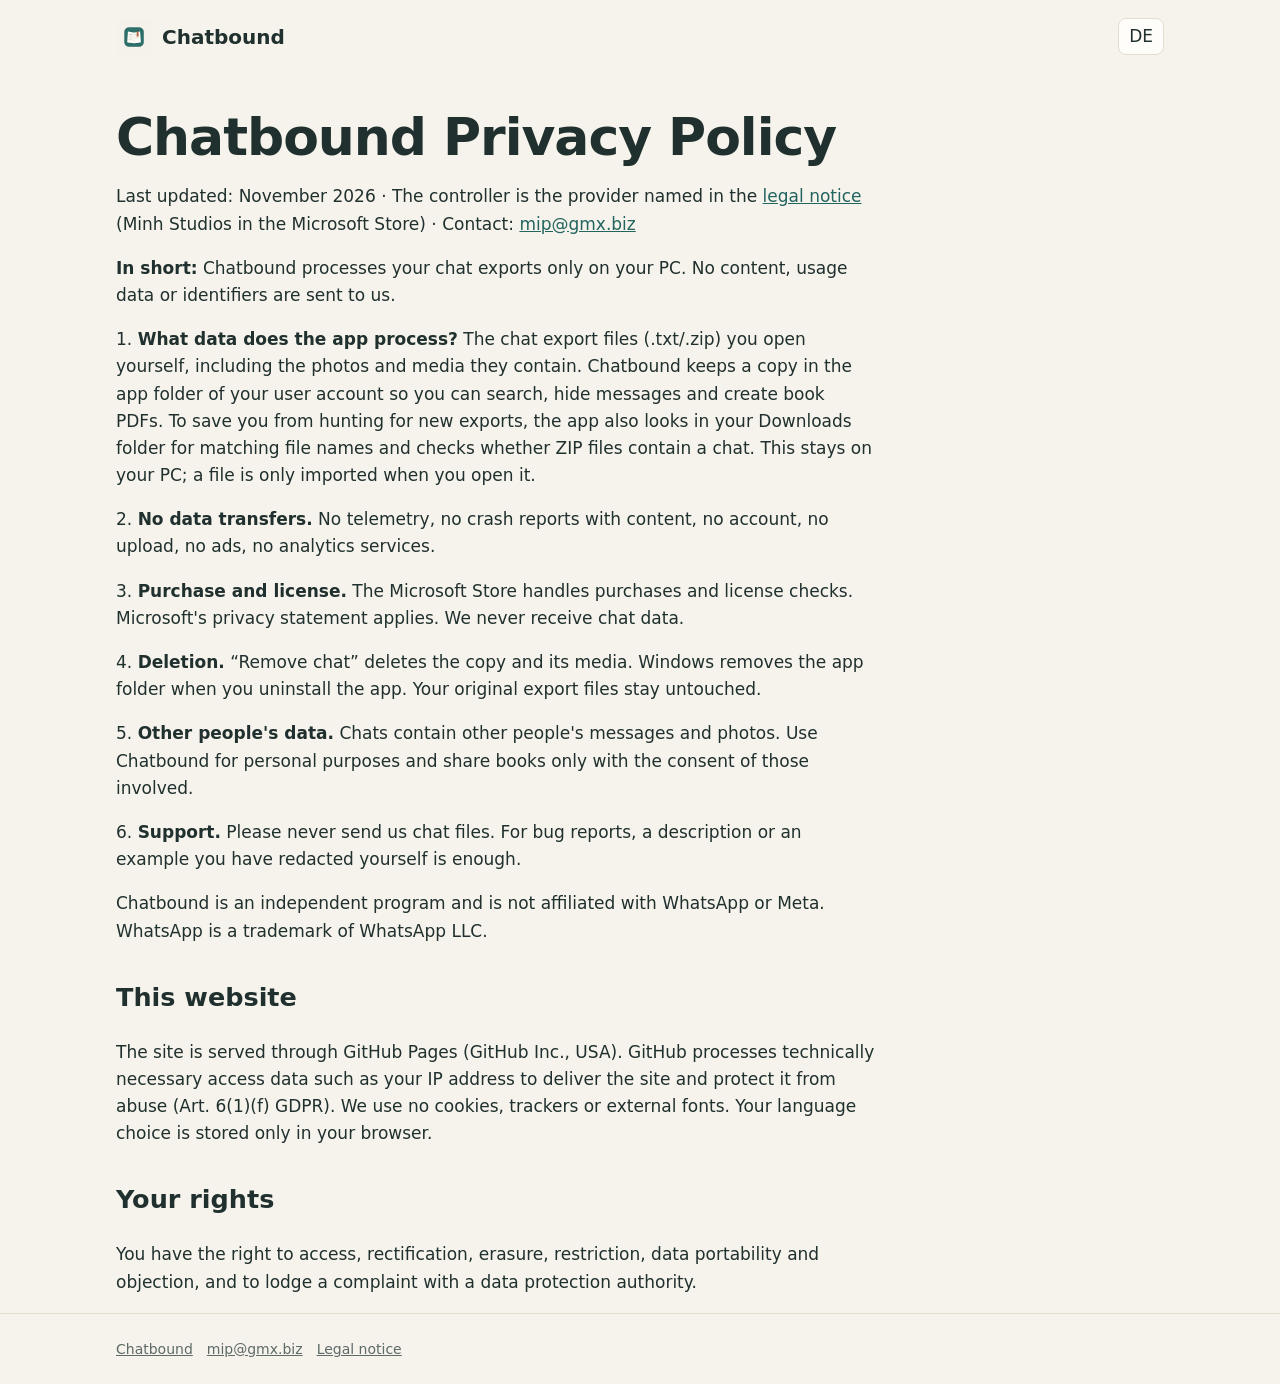
<file: privacy.html>
<!doctype html>
<html lang="de"><head><meta charset="utf-8"><meta name="viewport" content="width=device-width,initial-scale=1">
<title>Chatbound – Datenschutz</title><link rel="canonical" href="https://minh.systems/Chatbound/privacy.html">
<link rel="icon" href="favicon.png"><link rel="stylesheet" href="style.css"><script src="lang.js"></script></head>
<body><div class="wrap"><nav><a class="brand" href="./"><img src="img/icon.png" alt="">Chatbound</a><div class="links"><button class="lang" onclick="toggleLang()"><span data-l="de">EN</span><span data-l="en">DE</span></button></div></nav>
<main class="doc">
<div data-l="de">
<h1>Datenschutzerklärung Chatbound</h1>
<p>Stand: November 2026 · Verantwortlich ist der im <a href="https://minh.systems/impressum/">Impressum</a> genannte Anbieter (im Microsoft Store: Minh Studios) · Kontakt: <a href="mailto:mip@gmx.biz">mip@gmx.biz</a></p>
<p><b>Kurz gesagt:</b> Chatbound verarbeitet deine Chat-Exporte ausschließlich lokal auf deinem PC. Es werden keine Inhalte, Nutzungsdaten oder Kennungen an uns übertragen.</p>
<p>1. <b>Welche Daten verarbeitet die App?</b> Die Chat-Exportdateien (.txt/.zip), die du selbst öffnest, einschließlich der enthaltenen Fotos und Medien. Chatbound legt davon eine Kopie im App-Ordner deines Benutzerkontos an, damit die Suche, das Ausblenden von Nachrichten und die Erstellung von Buch-PDFs funktionieren. Damit du frische Exporte nicht suchen musst, schaut die App zusätzlich im Download-Ordner nach passenden Dateinamen und prüft bei ZIP-Dateien, ob sie einen Chat enthalten. Das bleibt auf deinem PC; übernommen wird eine Datei erst, wenn du sie öffnest.</p>
<p>2. <b>Keine Übertragung.</b> Keine Telemetrie, keine Absturzberichte mit Inhalten, kein Konto, kein Upload, keine Werbung, keine Analysedienste.</p>
<p>3. <b>Kauf und Lizenz.</b> Kauf und Lizenzprüfung wickelt der Microsoft Store ab. Dafür gilt die Datenschutzerklärung von Microsoft. Wir erhalten keine Chatdaten.</p>
<p>4. <b>Löschen.</b> „Chat entfernen“ löscht die Kopie samt Medien. Beim Deinstallieren entfernt Windows den App-Ordner. Deine Original-Exportdateien bleiben unverändert.</p>
<p>5. <b>Daten anderer Menschen.</b> Chats enthalten Nachrichten und Fotos anderer Personen. Nutze Chatbound für private Zwecke und gib Bücher nur mit Einverständnis der Beteiligten weiter.</p>
<p>6. <b>Support.</b> Bitte schick uns niemals Chatdateien. Für Fehlerberichte reicht eine Beschreibung oder ein selbst geschwärztes Beispiel.</p>
<p>Chatbound ist ein unabhängiges Programm und steht in keiner Verbindung zu WhatsApp oder Meta. WhatsApp ist eine Marke von WhatsApp LLC.</p>
<h2>Diese Webseite</h2>
<p>Die Seite wird über GitHub Pages (GitHub Inc., USA) ausgeliefert. GitHub verarbeitet dabei technisch notwendige Zugriffsdaten wie die IP-Adresse, um die Seite auszuliefern und vor Missbrauch zu schützen (Art. 6 Abs. 1 lit. f DSGVO). Wir setzen keine Cookies, keine Tracker und keine externen Schriften ein. Die Sprachwahl wird nur in deinem Browser gespeichert.</p>
<h2>Deine Rechte</h2>
<p>Du hast das Recht auf Auskunft, Berichtigung, Löschung, Einschränkung, Datenübertragbarkeit und Widerspruch sowie auf Beschwerde bei einer Datenschutzaufsichtsbehörde.</p>
</div>
<div data-l="en">
<h1>Chatbound Privacy Policy</h1>
<p>Last updated: November 2026 · The controller is the provider named in the <a href="https://minh.systems/impressum/">legal notice</a> (Minh Studios in the Microsoft Store) · Contact: <a href="mailto:mip@gmx.biz">mip@gmx.biz</a></p>
<p><b>In short:</b> Chatbound processes your chat exports only on your PC. No content, usage data or identifiers are sent to us.</p>
<p>1. <b>What data does the app process?</b> The chat export files (.txt/.zip) you open yourself, including the photos and media they contain. Chatbound keeps a copy in the app folder of your user account so you can search, hide messages and create book PDFs. To save you from hunting for new exports, the app also looks in your Downloads folder for matching file names and checks whether ZIP files contain a chat. This stays on your PC; a file is only imported when you open it.</p>
<p>2. <b>No data transfers.</b> No telemetry, no crash reports with content, no account, no upload, no ads, no analytics services.</p>
<p>3. <b>Purchase and license.</b> The Microsoft Store handles purchases and license checks. Microsoft's privacy statement applies. We never receive chat data.</p>
<p>4. <b>Deletion.</b> “Remove chat” deletes the copy and its media. Windows removes the app folder when you uninstall the app. Your original export files stay untouched.</p>
<p>5. <b>Other people's data.</b> Chats contain other people's messages and photos. Use Chatbound for personal purposes and share books only with the consent of those involved.</p>
<p>6. <b>Support.</b> Please never send us chat files. For bug reports, a description or an example you have redacted yourself is enough.</p>
<p>Chatbound is an independent program and is not affiliated with WhatsApp or Meta. WhatsApp is a trademark of WhatsApp LLC.</p>
<h2>This website</h2>
<p>The site is served through GitHub Pages (GitHub Inc., USA). GitHub processes technically necessary access data such as your IP address to deliver the site and protect it from abuse (Art. 6(1)(f) GDPR). We use no cookies, trackers or external fonts. Your language choice is stored only in your browser.</p>
<h2>Your rights</h2>
<p>You have the right to access, rectification, erasure, restriction, data portability and objection, and to lodge a complaint with a data protection authority.</p>
</div>
</main></div>
<footer><div class="wrap"><a href="./">Chatbound</a><a href="mailto:mip@gmx.biz">mip@gmx.biz</a><a href="https://minh.systems/impressum/"><span data-l="de">Impressum</span><span data-l="en">Legal notice</span></a></div></footer>
</body></html>
</file>
<file: style.css>
:root{--bg:#f6f3ec;--surface:#fffdf9;--ink:#20302e;--muted:#5d6a67;--line:#e3ddd0;--accent:#23645f;--on:#fff;--warm:#b9622f}
@media (prefers-color-scheme:dark){:root{--bg:#141a19;--surface:#1d2523;--ink:#edf1ef;--muted:#a5b1ad;--line:#33403d;--accent:#7fd0c6;--on:#08302c;--warm:#e9a36f}}
*{box-sizing:border-box}html{-webkit-text-size-adjust:100%}
body{margin:0;background:var(--bg);color:var(--ink);font:17px/1.6 "Segoe UI Variable Text","Segoe UI",system-ui,-apple-system,sans-serif}
a{color:var(--accent)}.wrap{max-width:1080px;margin:0 auto;padding:0 16px}
nav{display:flex;align-items:center;justify-content:space-between;padding:18px 0;gap:12px}
.brand{display:flex;align-items:center;gap:10px;font-weight:700;font-size:20px;color:var(--ink);text-decoration:none}.brand img{width:36px;height:36px}
.links{display:flex;gap:16px;align-items:center}.links a{color:var(--muted);text-decoration:none}
button.lang{border:1px solid var(--line);background:var(--surface);color:var(--ink);border-radius:8px;padding:4px 10px;font:inherit;cursor:pointer}
h1{font-size:clamp(32px,5vw,52px);line-height:1.1;margin:36px 0 14px;letter-spacing:-.02em}
h1 em{font-style:normal;color:var(--accent)}
.lead{font-size:20px;color:var(--muted);max-width:720px}
.btn{display:inline-block;background:var(--accent);color:var(--on);padding:12px 22px;border-radius:10px;text-decoration:none;font-weight:600;margin:10px 8px 0 0}
.btn.alt{background:transparent;color:var(--ink);border:1px solid var(--line)}
.note{color:var(--muted);font-size:14px;margin-top:10px}
.shot{width:100%;height:auto;border-radius:12px;border:1px solid var(--line);box-shadow:0 18px 50px rgba(10,40,40,.12);margin:32px 0 8px;display:block}
section{padding:40px 0}
.grid{display:grid;grid-template-columns:repeat(auto-fit,minmax(240px,1fr));gap:16px}
.card{background:var(--surface);border:1px solid var(--line);border-radius:12px;padding:20px}.card h3{margin:0 0 6px;font-size:18px}.card p{margin:0;color:var(--muted)}
.two{display:grid;grid-template-columns:1fr 1fr;gap:28px;align-items:center;margin:28px 0}.two img{width:100%;border-radius:10px;border:1px solid var(--line)}
@media (max-width:760px){.two{grid-template-columns:1fr}}
table{border-collapse:collapse;width:100%;background:var(--surface);border-radius:12px;overflow:hidden}th,td{padding:10px 12px;border-bottom:1px solid var(--line);text-align:left}
footer{border-top:1px solid var(--line);padding:24px 0;color:var(--muted);font-size:14px}footer a{color:var(--muted);margin-right:14px}
html[lang=de] [data-l=en],html[lang=en] [data-l=de]{display:none}
.doc{max-width:760px}.doc h2{margin-top:32px}
@media (max-width:480px){.links a{display:none}}
.points{list-style:none;padding:0;margin:18px 0 8px;display:grid;gap:8px}.points li{display:flex;gap:10px;align-items:baseline}.points li::before{content:"✓";color:var(--on);background:var(--accent);border-radius:50%;width:22px;height:22px;flex:none;display:inline-flex;align-items:center;justify-content:center;font-size:13px;font-weight:700}
.cta{display:flex;flex-wrap:wrap;gap:12px;align-items:center;margin-top:10px}.cta .btn{margin:0}
.badge-slot{text-decoration:none;display:inline-flex;flex-direction:column;justify-content:center;width:180px;height:52px;padding:0 16px;background:#111;color:#fff;border-radius:8px;border:1px solid #444;line-height:1.15}.badge-slot small{font-size:11px;opacity:.85}.badge-slot b{font-size:17px;font-weight:600}html[lang=de] .badge-slot [data-l=en],html[lang=en] .badge-slot [data-l=de]{display:none}
.chips{display:flex;flex-wrap:wrap;gap:8px;margin-top:16px}.chips span{background:var(--surface);border:1px solid var(--line);border-radius:999px;padding:4px 12px;font-size:14px;color:var(--muted)}
html[lang=de] .chips [data-l=en],html[lang=en] .chips [data-l=de]{display:none}
.store-badge{display:inline-block;line-height:0}.store-badge img{height:auto}
footer .studio{display:flex;flex-direction:column;align-items:flex-start;gap:6px;margin-bottom:14px;text-decoration:none}footer .studio img{width:220px;max-width:70vw;height:auto;display:block}
.badge-slot{width:auto}
.hero-note{color:var(--warm);font-weight:600}
.steps{counter-reset:s;display:grid;grid-template-columns:repeat(auto-fit,minmax(220px,1fr));gap:16px;list-style:none;padding:0}.steps li{counter-increment:s;background:var(--surface);border:1px solid var(--line);border-radius:12px;padding:20px}.steps li::before{content:counter(s);display:inline-flex;width:30px;height:30px;border-radius:50%;background:var(--accent);color:var(--on);align-items:center;justify-content:center;font-weight:700;margin-bottom:8px}.steps b{display:block}.steps span{color:var(--muted)}
@media (prefers-color-scheme:dark){footer .studio img{background:#f6f3ec;padding:8px 10px;border-radius:8px}}
</file>
